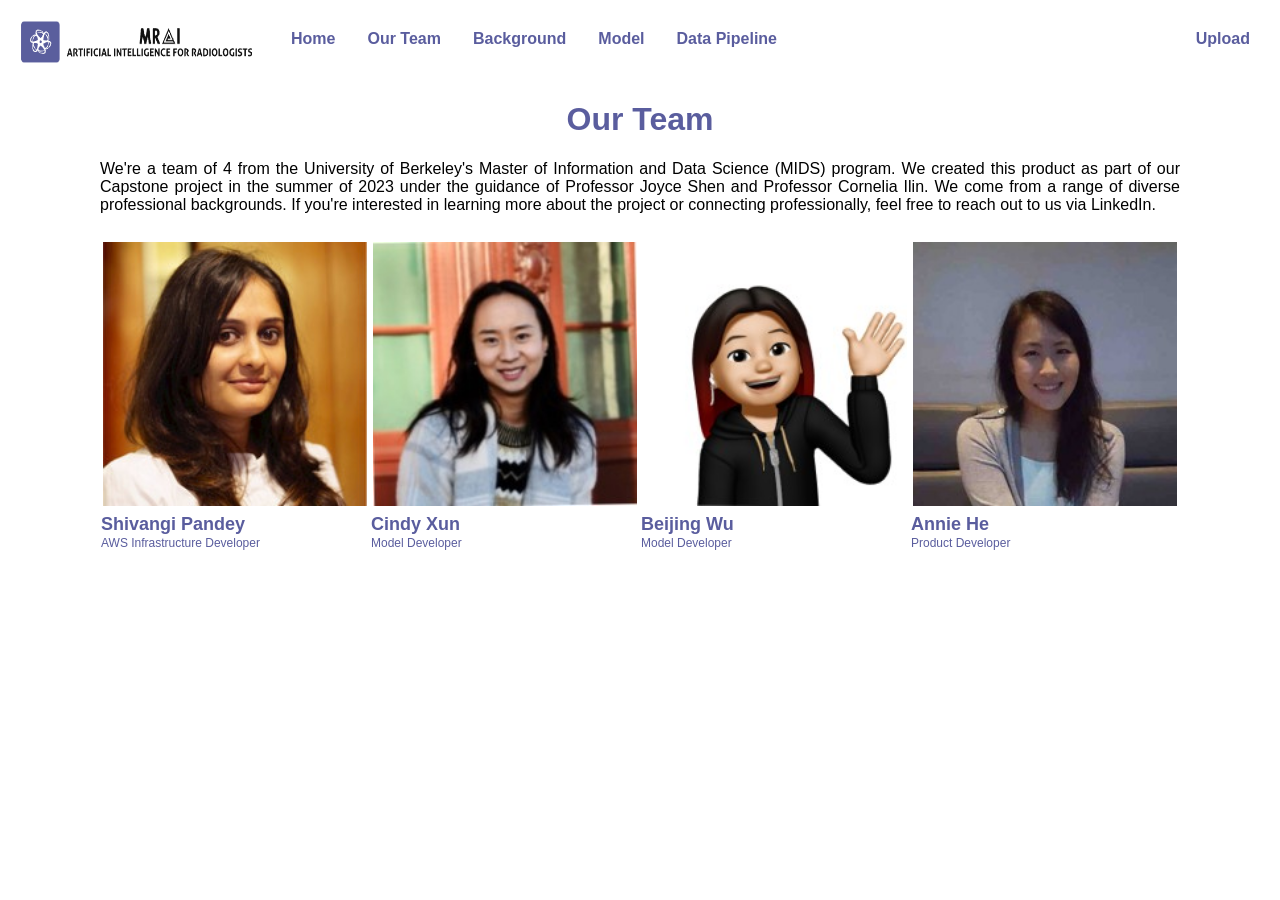
<file: UI/about.html>
<!DOCTYPE html>
<html>
<head>
  <title>MRAI</title>
  <link rel="stylesheet" href="styles/general.css">
  <link rel="stylesheet" href="styles/team.css">
</head>
<body>

<!--Navigation bar--> 
<script id="replace_with_navbar" src="scripts/nav.js"></script>
<!--end of Navigation bar-->

<div class="about">

<h1> Our Team </h1>

<p> We're a team of 4 from the University of Berkeley's Master of Information and Data Science (MIDS) program. We created this product as part of our Capstone project in the summer of 2023 under the guidance of Professor Joyce Shen and Professor Cornelia Ilin. We come from a range of diverse professional backgrounds. If you're interested in learning more about the project or connecting professionally, feel free to reach out to us via LinkedIn.</p>

</div>

<div class="row">
  <div class="four-columns">
    <img id="profile" src="images/shivangi_pandey.png">
    <p id="profile_name"><a href="https://www.linkedin.com/in/pandeyshivangi/"> Shivangi Pandey </a> </p>
    <p> AWS Infrastructure Developer</p>
  </div>
  <div class="four-columns">
    <img id="profile" src="images/cindy_xun.png">
    <p id="profile_name"> <a href="https://www.linkedin.com/in/cindyxun/"> Cindy Xun </a></p>
    <p> Model Developer </p>
  </div>
    <div class="four-columns">
    <img id="profile" src="images/beijing_wu.png">
    <p id="profile_name"> <a href="https://www.linkedin.com/in/beijing-wu-39aabb91/"> Beijing Wu </a> </p>
    <p> Model Developer </p>
  </div>
    <div class="four-columns">
    <img id="profile" src="images/annie_he.jpg">
    <p id="profile_name"> <a href="https://www.linkedin.com/in/anniezhe/">Annie He </a> </p>
    <p>Product Developer </p>
  </div>
</div>


</body>
</html>
</file>
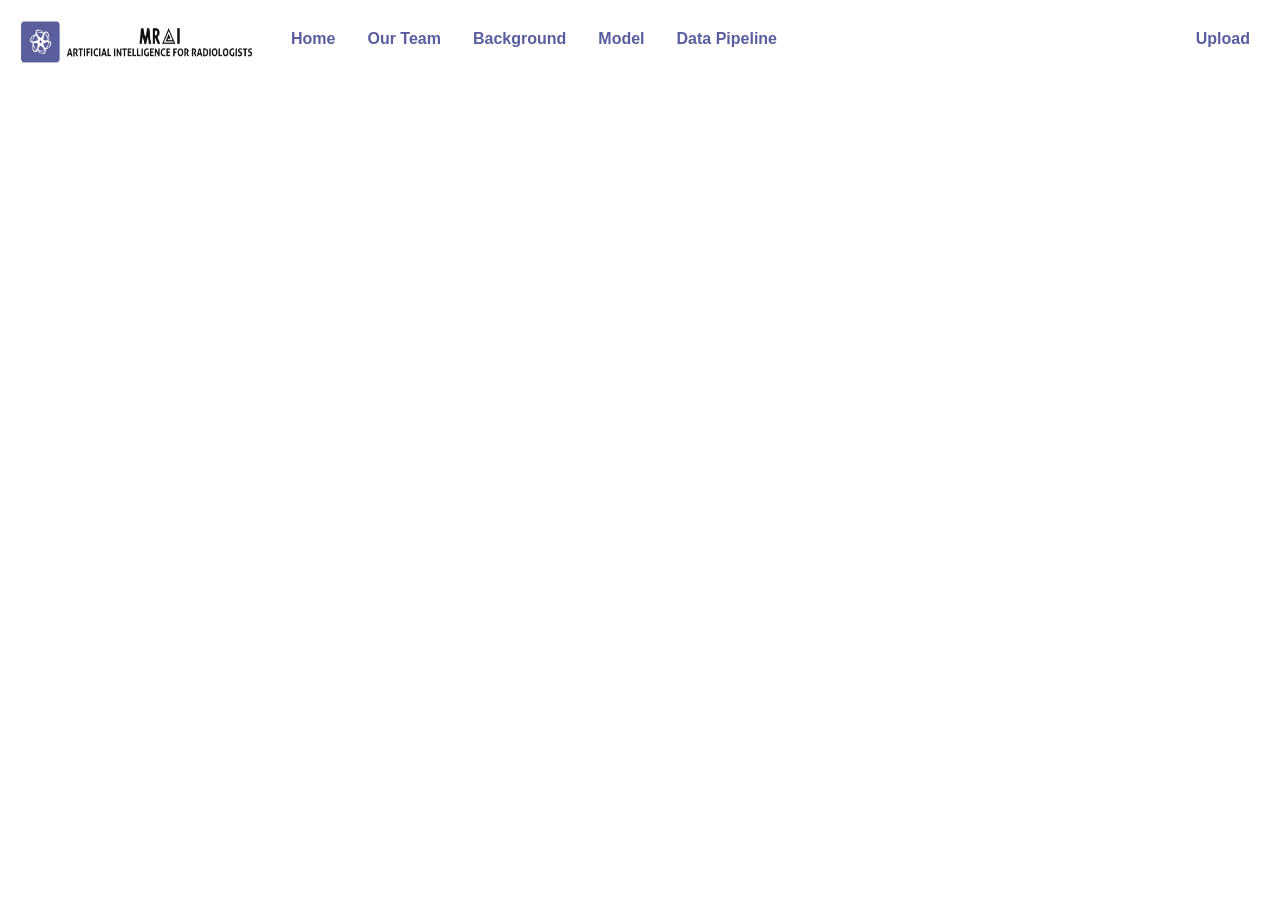
<file: UI/data_pipeline.html>
<!DOCTYPE html>
<html>
   <head>
      <title>MRAI</title>
      <link rel="stylesheet" href="styles/general.css">
      <link rel="stylesheet" href="styles/upload.css">
      <script src="https://sdk.amazonaws.com/js/aws-sdk-2.999.0.min.js"></script>
      <script src="scripts/script.js"></script>
      <script src="scripts/popup.js"></script>
   </head>
   <body>
      <!--Navigation bar--> 
      <script id="replace_with_navbar" src="scripts/nav.js"></script>
      <!--end of Navigation bar-->

   </body>
</html>
</file>
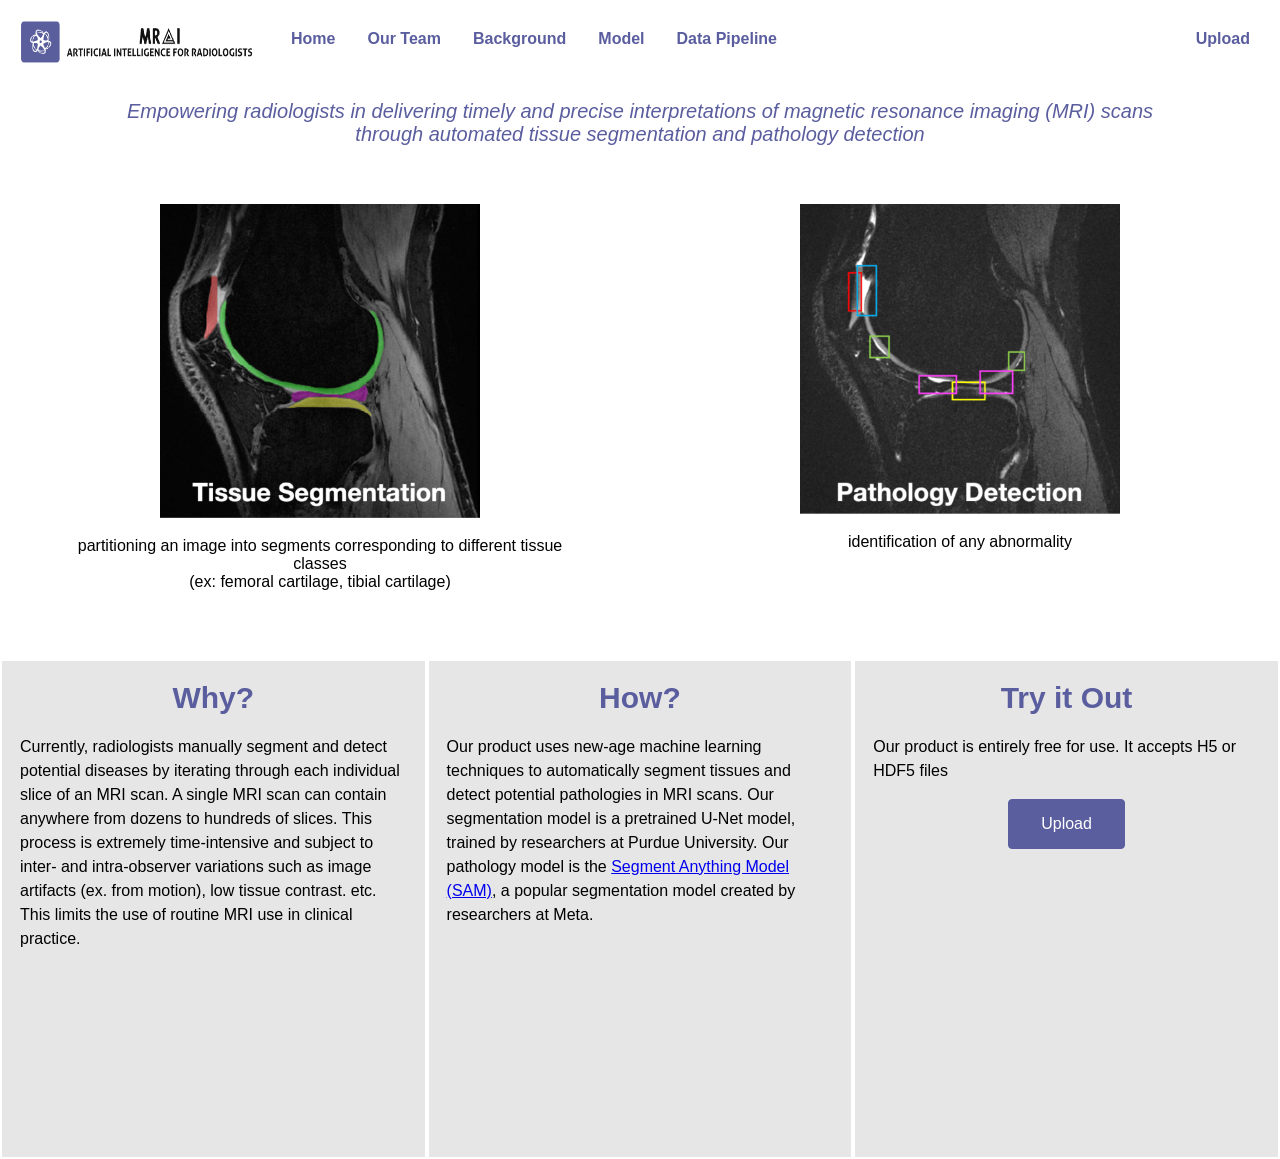
<file: UI/index_original.html>
<!DOCTYPE html>
<html>
<head>
  <title>MRAI</title>
  <link rel="stylesheet" href="styles/general.css">
  <link rel="stylesheet" href="styles/homepage.css">
  <script src="https://sdk.amazonaws.com/js/aws-sdk-2.999.0.min.js"></script>
  <script src="https://code.jquery.com/jquery-3.6.0.min.js"></script>
  <!--<script src="script.js"></script>-->
</head>
<body>

<!--Navigation bar--> 
<script id="replace_with_navbar" src="scripts/nav.js"></script>
<!--end of Navigation bar-->
  
<div class="mission-statement"> 

 <p> Empowering radiologists in delivering timely and precise interpretations of magnetic resonance imaging (MRI) scans through automated tissue segmentation and pathology detection </p>
</div>

<br>

<div class="row-images">
  <div class="two-columns">
    <img id="homepage-images" src="images/tissue_segmentation.png">
    <br>
    <span class="caption"> partitioning an image into segments corresponding to different tissue classes <br> (ex: femoral cartilage, tibial cartilage)
    </span>

  </div>
  <div class="two-columns">
    <img id="homepage-images" src="images/pathology_detection.png">
    <br>
    <span class="caption">  identification of any abnormality <br>
    </span>
  </div>
</div>

<br>

<div class="summary">
  <div class="three-columns">
    <h1> Why? </h1>
    <p> Currently, radiologists manually segment and detect potential diseases by iterating through each individual slice of an MRI scan. A single MRI scan can contain anywhere from dozens to hundreds of slices. This process is extremely time-intensive and subject to inter- and intra-observer variations such as image artifacts (ex. from motion), low tissue contrast. etc. This limits the use of routine MRI use in clinical practice.</p>
  </div>
  <div class="three-columns">
    <h1> How? </h1>
    <p> Our product uses new-age machine learning techniques to automatically segment tissues and detect potential pathologies in MRI scans. Our segmentation model is a pretrained U-Net model, trained by researchers at Purdue University. Our pathology model is the <a href="https://segment-anything.com/"> Segment Anything Model (SAM)</a>, a popular segmentation model created by researchers at Meta.</p>
  </div>
  <div class="three-columns">
    <h1> Try it Out </h1>
    <p> Our product is entirely free for use. It accepts H5 or HDF5 files</p>
    <div class="container">
    <a href="upload.html"><button> Upload </button></a>
  </div>
  </div>
</div>

</body>
</html>
</file>
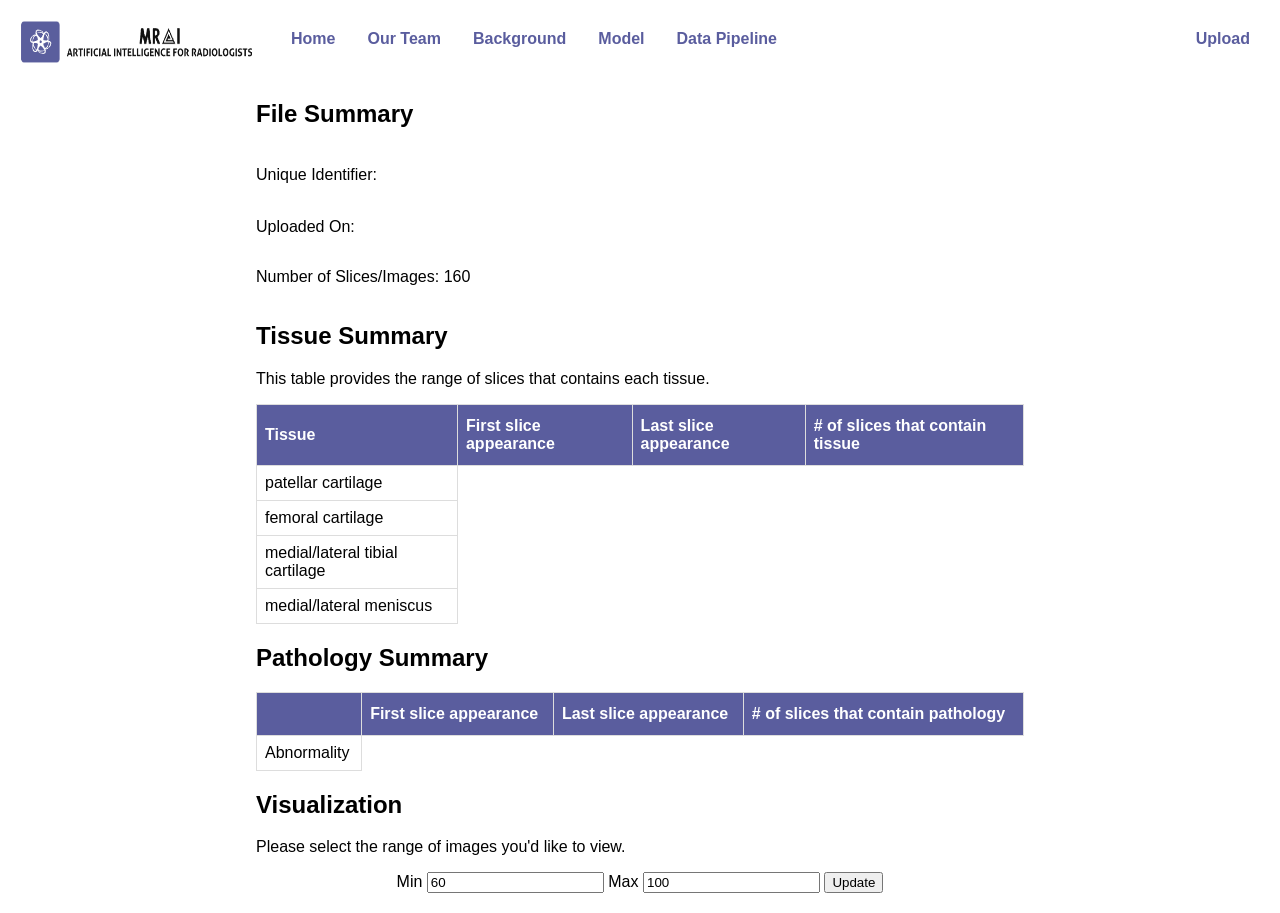
<file: UI/results.html>
<!DOCTYPE html>
<html>
   <head>
      <title>MRAI</title>
      <link rel="stylesheet" href="styles/general.css">
      <link rel="stylesheet" href="styles/results.css">
      <script src="https://sdk.amazonaws.com/js/aws-sdk-2.999.0.min.js"></script>
      <script src="scripts/results.js"></script>
   </head>
   <body>
      <!--Navigation bar--> 
      <script id="replace_with_navbar" src="scripts/nav.js"></script>
      <!--end of Navigation bar-->

      <div id="results">
         <div id="file-summary">
            <h2> File Summary </h2>
            <p> Unique Identifier:&nbsp;<p id="uniqueIdentifier"> </p></p>
            <br> 
            <p> Uploaded On:&nbsp;<p id="uploadDate"> </p></p>
            <br>
            <p> Number of Slices/Images: 160 </p>
         </div>
         <div class="model-summary" id="segmentation-summary">
            <h2> Tissue Summary </h2>
            <p> This table provides the range of slices that contains each tissue. </p>
            <table class="model-summary-table" id="segmentation-summary-table">
               <tr id="segsum-table-headers">
                  <th> Tissue </th>
                  <th> First slice appearance </th>
                  <th> Last slice appearance</th>
                  <th> # of slices that contain tissue </th>
               </tr> 
               <tr id="segsum-pc">
                  <td> patellar cartilage </td>
               </tr>
               <tr id="segsum-fc">
                  <td> femoral cartilage </td>
               </tr>
               <tr id="segsum-mltc">
                  <td> medial/lateral tibial cartilage </td>
               </tr>
               <tr id="segsum-mlm">
                  <td> medial/lateral meniscus </td>
               </tr>
            </table>
         </div>
         <div class="model-summary" id="pathology-summary">
            <h2> Pathology Summary </h2> 
            <p id="pathology-summary-text"> </p>
            <table class="model-summary-table" id="pathology-summary-table">
               <tr>
                  <th> </th>
                  <th> First slice appearance </th>
                  <th> Last slice appearance </th>
                  <th> # of slices that contain pathology </th>
               </tr>
               <tr id="pathology-metrics">
                  <td> Abnormality </td>
               </tr>
            </table>


         </div>
         <div id="visualization">
            <h2> Visualization </h2>
         <div class="range" id="range">
            <p> Please select the range of images you'd like to view. </p>
            <form id="update-image-range" method="post" enctype="multipart/form-data">
               <label for="range-min">Min</label>
               <input type="number" id="range-min" name="range-min" value=60>
               <label for="range-min">Max</label>
               <input type="number" id="range-max" name="range-max" value=100>
               <input id="range-update" type="submit" value="Update">
               <span class="error-message" id="value-error">Max value cannot be less than min value</span>
            </form>
         </div>
         <div id="toggle">
            <input type="checkbox" id="switch" />
            <label for="switch">Toggle</label>
            <p> Segmentation Overlay </p>
         </div>
         <div class="segmentation-images" id="segmentation-images">
            <div class="spinner" id="spinner-div">
               <div id="loading-spinner" style="display: block;"></div>
               <p id='spinner-caption'> Generating Images </p>
            </div>
            <!-- javascript will insert all images here -->

      </div>
      </div>


   </body>
</html>
</file>
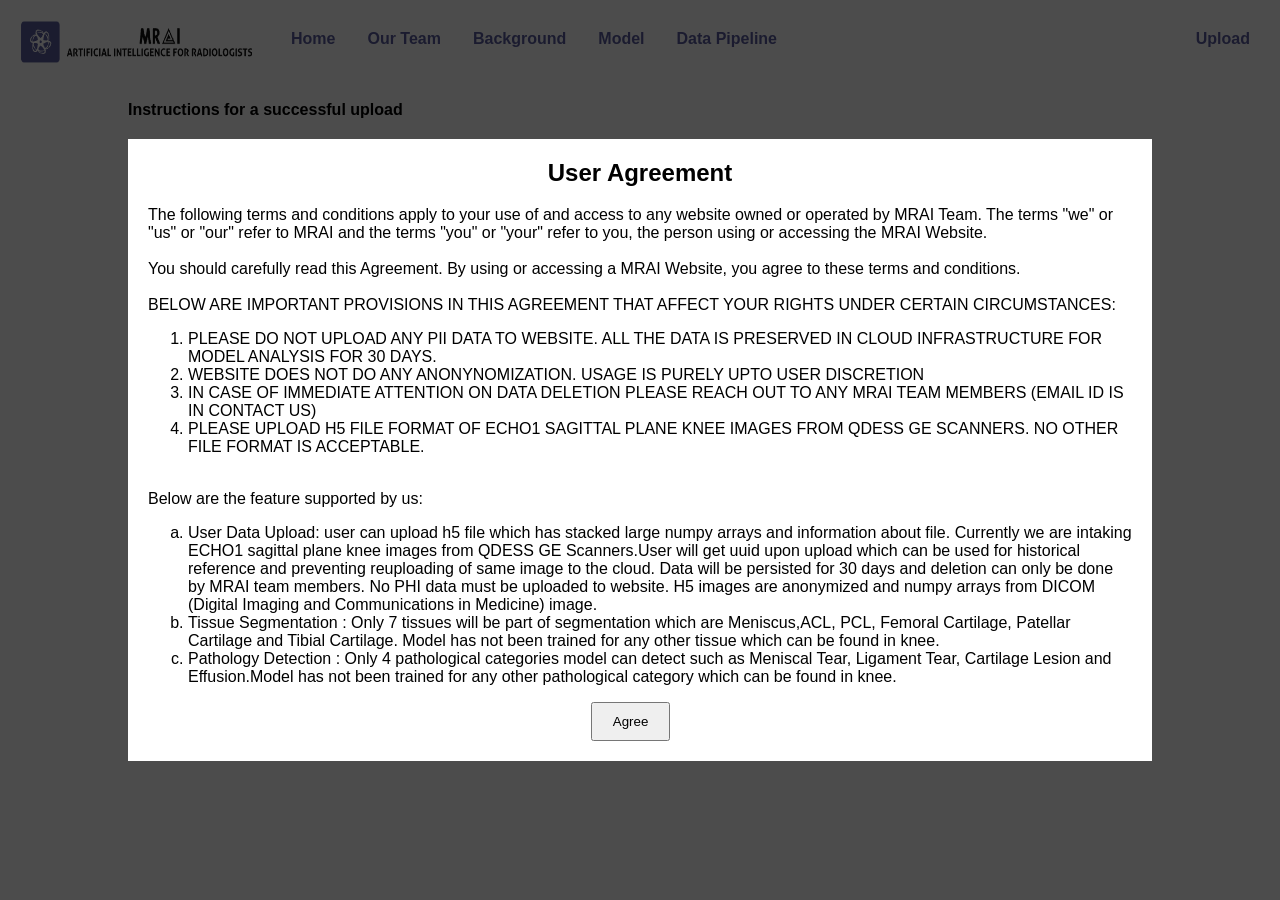
<file: UI/upload.html>
<!DOCTYPE html>
<html>
   <head>
      <title>MRAI</title>
      <link rel="stylesheet" href="styles/general.css">
      <link rel="stylesheet" href="styles/upload.css">
     <!--  <link href="style.css" rel="stylesheet"> -->
          <!-- Favicon -->
    <!-- <link rel="shortcut icon" type="image/icon" href="assets/images/favicon.ico"/>-->
    <!-- Font Awesome -->
   <!--  <link href="https://maxcdn.bootstrapcdn.com/font-awesome/4.6.3/css/font-awesome.min.css" rel="stylesheet">-->

    <link id="switcher" href="assets/css/theme-color/default-theme.css" rel="stylesheet">
      <script src="https://sdk.amazonaws.com/js/aws-sdk-2.999.0.min.js"></script>
      <script src="scripts/script.js"></script>
      <script src="scripts/popup.js"></script>
   </head>
   <body>
      <!--Navigation bar--> 
      <script id="replace_with_navbar" src="scripts/nav.js"></script>
      <!--   <div class="navbar-header">
            <button type="button" class="navbar-toggle collapsed" data-toggle="collapse" data-target="#bs-example-navbar-collapse-1" aria-expanded="false">
              <span class="sr-only">Toggle navigation</span>
              <span class="icon-bar"></span>
              <span class="icon-bar"></span>
              <span class="icon-bar"></span>
            </button> -->

            <!-- Text Logo -->
            <!-- <a class="navbar-brand" href="#">MRAI</a> -->

            <!-- Image Logo -->
          <!--   <a class="navbar-brand" href="#mu-team"><img src="assets/images/MRAI_white_long.png"></a>


          </div>
      <div class="collapse navbar-collapse" id="bs-example-navbar-collapse-1">
               <ul class="nav navbar-nav mu-menu navbar-right">
                 <li><a href="#mu-featured-slider">Home</a></li>
                 <li><a href="#mu-about">Market Opportunity</a></li>
               <li><a href="#mu-contact">Demo</a></li>
                  <li><a href="#mu-team">Team</a></li>               
                 <li><a href="learn_more.html">Learn More</a></li>
                  
               </ul>
          </div>--><!-- /.navbar-collapse --> 
      <!--end of Navigation bar-->
      <!--User Agreement Popup--> 
      <div id="popup-overlay">
         <div id="popup-content">
            <h2>User Agreement</h2>
            <p>The following terms and conditions apply to your use of and access to any website owned or operated by MRAI Team. The terms "we" or "us" or "our" refer to MRAI and the terms "you" or "your" refer to you, the person using or accessing the MRAI Website. <br><br>
               You should carefully read this Agreement. By using or accessing a MRAI Website, you agree to these terms and conditions. <br><br>
               BELOW ARE IMPORTANT PROVISIONS IN THIS AGREEMENT THAT AFFECT YOUR RIGHTS UNDER CERTAIN CIRCUMSTANCES:
            <ol>
               <li>PLEASE DO NOT UPLOAD ANY PII DATA TO WEBSITE. ALL THE DATA IS PRESERVED IN CLOUD INFRASTRUCTURE FOR MODEL ANALYSIS FOR 30 DAYS. </li>
               <li>WEBSITE DOES NOT DO ANY ANONYNOMIZATION. USAGE IS PURELY UPTO USER DISCRETION </li>
               <li>IN CASE OF IMMEDIATE ATTENTION ON DATA DELETION PLEASE REACH OUT TO ANY MRAI TEAM MEMBERS (EMAIL ID IS IN CONTACT US)</li>
               <li>PLEASE UPLOAD H5 FILE FORMAT OF ECHO1 SAGITTAL PLANE KNEE IMAGES FROM QDESS GE SCANNERS. NO OTHER FILE FORMAT IS ACCEPTABLE.</li>
            </ol>
            <br>
            Below are the feature supported by us:
            <ol style="list-style-type: lower-alpha;">
               <li>User Data Upload: user can upload h5 file which has stacked large numpy arrays and information about file. Currently we are intaking ECHO1 sagittal plane knee images from QDESS GE Scanners.User will get uuid upon upload which can be used for historical reference and preventing reuploading of same image to the cloud. Data will be persisted for 30 days and deletion can only be done by MRAI team members. No PHI data must be uploaded to website. H5 images are anonymized and numpy arrays from DICOM (Digital Imaging and Communications in Medicine) image. </li>
               <li>Tissue Segmentation : Only 7 tissues will be part of segmentation which are Meniscus,ACL, PCL, Femoral Cartilage, Patellar Cartilage and Tibial Cartilage. Model has not been trained for any other tissue which can be found in knee. </li>
               <li>Pathology Detection : Only 4 pathological categories model can detect such as Meniscal Tear, Ligament Tear, Cartilage Lesion and Effusion.Model has not been trained for any other pathological category which can be found in knee.</li>
            </ol>
            </p>
            <button id="agree-button">Agree</button>
         </div>
      </div>
      <!--end of User Agreement Popup-->
      <div class="upload-section">
         <h4> Instructions for a successful upload </h4>
         <ol>
            <li>File must be a .h5 file</li>
            <li>Dataset name within h5 file must be "echo1"</li>
            <li>At the moment, our product only supports knee MRI images. Support for other MRI scans are currently in development</li>
            <li>
               If you are running into any issues uploading files, this may be due to your browser settings. Please try doing the following: 
               <ul>
                  <li> Hard refresh of the page </li>
                  <li> Clear browser cookies and history </li>
                  <li> Try another browser </li>
               </ul>
            </li>
         </ol>
         <label for="image" class="drop-container" id="dropcontainer">
            <span class="drop-title">Drop files here</span>
            or
            <form id="upload_image" method="post" enctype="multipart/form-data">
               <input type="file" id="image" name="image" accept=".h5" required><br><br>
               <input class='stylized-button' id='upload' type="submit" value="Upload">
            </form>
         </label>
         <p style="text-align: left;">If you already have a unique identifier from a previous upload done within the past 30 days, please enter it here to retrieve saved results</p>
      </div>
      <div class="retrieve-section">
         <form id="retrieve_results" method="post" enctype="multipart/form-data">
            <label for="image_retrieval">Unique Identifier:</label>
            <input type="text" id="image_retrieval" name="image_retrieval" required>
            <input id='retrieve' type="submit" value="Retrieve">
         </form>
      </div>
      <div class="loading-bar" id="upload-loading-bar">
         <div class="progress-bar" id="upload-progress-bar">
            <p style="color: white; padding-left: 5px"> Uploading H5 File </p>
         </div>
      </div>
      <div class="loading-bar" id="processing-loading-bar">
         <div class="progress-bar" id="processing-progress-bar">
            <p style="color: white; padding-left: 5px"> Running Models </p>
         </div>
      </div>
      <div id="successful-upload">
         <p> Your file has been successfully uploaded and processed. Please note that uploaded files will only be kept for 30 days. If you'd like to return to your results in the future, please record this unique identifier: </p>
         <b>
            <p id="uniqueIdentifier"> </p>
         </b>
      </div>
      <div id="results-instructions">
            <p> You can view your results using the button below. Your results will contain the folowing </p>
            <ul>
               <li> A summary of tissues and the slices they're located in  </li>
               <li> Indication of any abnormal pathologies and the slices they're located in </li>
               <li> Visualization of each slice & a slice summary </li>
               <li> Option to toggle on tissue segmentation overlay </li>
            </ul>

            <button class='stylized-button' id="view-results">View Results</button>
      </div>

   </body>
</html>
</file>
<file: UI/styles/general.css>
/* full page */

html {
  padding:0;
  margin:0;
}

body {
  padding:0;
  margin:0;
  background-color: #FFFFFF;
  font-family: Arial;
}

* {
  box-sizing: border-box;
}

/* headers */

h1 {
  text-align: center;
}


/* navigation bar */

.navigation-bar {
  width: 100%;
  height: 80px;
  background-color: #FFFFFF;
}

.navigation-bar ul {
  list-style-type: none;
  margin: 0;
  padding: 0;
  overflow: hidden;
  background-color: #FFFFFF ;
}

.navigation-bar li {
  float: left;
}

.navigation-bar li a {
  display: block;
  color: #5A5D9E;
  text-align: center;
  padding: 14px 16px;
  text-decoration: none;
  padding-bottom: 20px;
  padding-top: 30px;
  font-weight: bold;
}

.navigation-bar img {
  float: left;
  display: block;
  height: 80px;
  width: 275px;
  margin-top: 0px;
  padding-top: 0px;
}

/* Change the link color to #111 (black) on hover */
.navigation-bar li a:hover {
  background-color: #E7E6E6;
}

/* form */
form {
  text-align: center ;
}


/* mri image */

canvas {
    padding-left: 0;
    padding-right: 0;
    margin-left: auto;
    margin-right: auto;
    display: block;
    width: 800px;
}
</file>
<file: UI/styles/team.css>
/*
* OUR TEAM
*/

/* GENERAL */

.about {
  text-align: justify;
}

.about h1 {
  color: #5A5D9E;
}

.about p {
  margin-left: 100px;
  margin-right: 100px;
}

/* PROFILES */

.row {
  margin-top: 25px;
  padding-left: 100px;
  padding-right: 100px;

}

#profile {
  max-width: 100%;
  max-height: 100%;
  width: 100%;
  height: 100%;
  align-items: center;
  border: 3px solid white;
}

#profile_name {
  font-size: 18px;
  font-weight: bold;
  text-align: left;
}

.four-columns {
  float: left;
  width: 25%;
  background-color: white;
  display: inline-block;
  justify-content: center;
  align-items: center;
  text-align: center;
  vertical-align: top;
}

.four-columns a {
  text-decoration: none;
  color: #5A5D9E;
}

.four-columns p {
  margin: 1px;
  padding: 0px;
  text-align: left;
  font-size: 12px;
  color: #5A5D9E;
}
</file>
<file: UI/styles/upload.css>
/*
* GENERAL
*/

.stylized-button {
  margin-right: 20px;
  border: none;
  background: #5A5D9E;
  padding: 10px 20px;
  border-radius: 10px;
  color: #fff;
  cursor: pointer;
  transition: background .2s ease-in-out;
}

.stylized-button:hover  {
  background: #7E7FB0;
}


/*
* UPLOAD
*/

.upload-section {
  width: 80%;
  margin:auto;
}

.drop-container {
  position: relative;
  display: flex;
  gap: 10px;
  flex-direction: column;
  justify-content: center;
  align-items: center;
  height: 200px;
  padding: 20px;
  border-radius: 10px;
  border: 2px dashed #555;
  color: #444;
  cursor: pointer;
  transition: background .2s ease-in-out, border .2s ease-in-out;
}

.drop-container:hover {
  background: #eee;
  border-color: #111;
}

.drop-container:hover .drop-title {
  color: #222;
}

.drop-title {
  color: #444;
  font-size: 20px;
  font-weight: bold;
  text-align: center;
  transition: color .2s ease-in-out;
}


/* Retrieve */

.retrieve-section {
  width: 80%;
  margin: auto;
}

#retrieve_results {
  display: flex;
  flex-direction: row;
  align-items: flex-start;
}

/* User Agreement Popup Styles */

#popup-overlay {
  position: fixed;
  top: 0;
  left: 0;
  width: 100%;
  height: 100%;
  background-color: rgba(0, 0, 0, 0.7);
  display: none;
  align-items: center;
  justify-content: center;
  z-index: 9999;
}

#popup-content {
  background-color: #fff;
  padding: 20px;
  width:80%;
  margin: auto;
  text-align: left;
  align-content: right;
  align-items: right;
}

#popup-content h2 {
  margin-top: 0;
  text-align: center;
}

#agree-button {
  padding: 10px 20px;
  margin-left: 45%;
}


/* Loading Bar */

.loading-bar {
  margin:auto;
  width: 80%;
  height: 20px;
  background-color: #f0f0f0;
  margin-top: 30px;
  display: none;
  border-radius: 50px;
}

.progress-bar {
  width: 0%;
  height: 100%;
  background-color: #5A5D9E;
  transition: width 0.3s ease;
  border-radius: 50px;
}

/* Successful Upload */

#successful-upload {
  display: none;
  margin:auto;
  width: 80%;
}

/* Results Instructions */

#results-instructions {
  display: none;
  margin:auto;
  width: 80%;
  margin-bottom: 20px;
}

#view-results {
  display: block;
  margin: auto;
}
</file>
<file: UI/styles/homepage.css>
/*
* HOMEPAGE CSS
*/

/* MISSION STATEMENT */

.mission-statement p {
  text-align: center;
  float: center;
  font-size: 20px;
  font-style: italic;
  margin-left: 100px;
  margin-right: 100px;
  color: #5A5D9E;
}

/* SUMMARY */

.summary {
  margin-top: 50px;
}

.summary:after {
  content: "";
  display: table;
  clear: both;
}

.three-columns {
  float: left;
  width: 33.33%;
  background-color: #E7E6E6;
  height: 500px;
  border: 2px solid white;
}

.three-columns button {

  background-color: #5A5D9E;
  border: 1px solid #5A5D9E;
  color: white;
  padding: 15px 32px;
  text-align: center;
  text-decoration: none;
  font-size: 16px;
  border-radius: 4px;
  transition-duration:0.4s;
}

.three-columns button:hover {
  background-color: #7E7FB0;
  color: white;
  }

.three-columns .container {
  display: flex;
  justify-content: center;
  align-items: center;
}

.three-columns h1 {
  font-size: 30px;
  color: #5A5D9E;
}

.three-columns p {
  padding-left: 18px;
  padding-right: 18px;
  line-height: 1.5;
}

/* SEGMENTATION & PATHOLOGY IMAGES */

.row-images {
  margin-top: 20px;
}

.row-images:after {
  content: "";
  display: table;
  clear: both;
}

.two-columns {
  float: left;
  width: 50%;
  background-color: white;
  display: inline-block;
  justify-content: center;
  align-items: center;
  text-align: center;
  vertical-align: top;

}

#homepage-images {
  width: 50%;
  height: auto;
}

.caption {
    display: block;
    padding-top: 15px;
    padding-left: 50px;
    padding-right: 50px;
}
</file>
<file: UI/styles/results.css>
/*
* FILE SUMMARY
*/

#file-summary p {
  display: inline-block;
}

#uniqueIdentifier {
  font-weight: bold;
}

/*
* SEGMENTATION SUMMARY TABLE
*/


.model-summary {
  margin-bottom: 20px;
}

.model-summary-table {
  font-family: Arial, Helvetica, sans-serif;
  border-collapse: collapse;
  width: 100%;
}

.model-summary-table td, .model-summary-table th {
  border: 1px solid #ddd;
  padding: 8px;
}

.model-summary-table th {
  padding-top: 12px;
  padding-bottom: 12px;
  text-align: left;
  background-color: #5A5D9E;
  color: white;
}

.model-summary-table tr:hover {background-color: #ddd;}


/*
* SEGMENTATION TOGGLE
*/

input[type=checkbox]{
  height: 0;
  width: 0;
  visibility: hidden;
}

#toggle label {
  cursor: pointer;
  text-indent: -9999px;
  width: 50px;
  height: 25px;
  background: grey;
  display: block;
  border-radius: 100px;
  position: relative;
  margin-right:10px;
}

#toggle label:after {
  content: '';
  position: absolute;
  top: 2.5px;
  left: 5px;
  width: 20px;
  height: 20px;
  background: #fff;
  border-radius: 10px;
  transition: 0.3s;
}

#toggle input:checked + label {
  background: #5A5D9E;
}

#toggle input:checked + label:after {
  left: calc(100% - 5px);
  transform: translateX(-100%);
}

#toggle label:active:after {
  width: 30px;
}

#toggle {
  display: none;
  justify-content: center;
  align-items: center;
  margin-bottom: 10px;
  margin-top: 10px;
}


/*
* IMAGE VISUALIZATION
*/

#results {
  display: block;
  width: 60%;
  height: auto;
  margin: auto;
  margin-bottom: 20px;
}

#value-error {
  color: red;
  display: none;
}

.segmentation-images {
  background-color: #333;
  width: 512px;
  height:auto;
  overflow: auto;
  white-space: nowrap;
  padding: 10px;
  margin:auto;
  margin-top: 10px;
  display: none;
  overflow-x: scroll;
}

.segmentation-images img {
  padding: 10px;
  height: 400px;
}

.indiv-img-div {
  position: relative;
  display: inline-block;
  height: 100%;
  width: 1000px;
}

.seg-overlay-text {
  position: absolute;
  top: -100px; /* Adjust the value to vertically center the text */
  left: 0; /* Adjust the value to horizontally center the text */
  background-color: rgba(255, 255, 255, 0.5); /* Background color with transparency */
  padding: 10px;
  border-radius: 5px;
  z-index: 1; /* Make sure the text is above the image */
  font-size: 12px;
}

/*
* Spinning circle loader
*/

@keyframes spin {
  from { transform: rotate(0deg); }
  to { transform: rotate(360deg); }
}

/* Style the spinner element */
#loading-spinner {
  border: 4px solid #f3f3f3;
  border-top: 4px solid #3498db;
  border-radius: 50%;
  width: 50px;
  height: 50px;
  align-self: center;
  animation: spin 2s linear infinite; /* Apply the spinning animation */
}

#spinner-caption {
  color: white;
}

#spinner-div {
  display: flex;
  flex-direction: column;
  align-items: center;
  justify-content: center;

}
</file>
<file: UI/style.css>
/* Table of Content
==================================================
#BASIC TYPOGRAPHY
#HEADER	
#MENU 
#FEATURED SLIDER 
#ABOUT US
#COUNTER
#SERVICE 
#PORTFOLIO
#TEAM
#TESTIMONIAL
#CLIENTS
#CONTACT US
#FOOTER
#RESPONSIVE STYLE
*/


/*--------------------*/
/* BASIC TYPOGRAPHY */
/*--------------------*/

body,
html {
	overflow-x:hidden;
}

body {
	font-family: 'Open Sans', sans-serif;
	font-size: 15px;
	letter-spacing: 0.5px;
	line-height: 1.5;
	color: #1c1b1b;
}

ul {
	padding: 0;
	margin: 0;
}

ul li {
	list-style: disc;
	font-size: 17px;
	line-height: 1.59;
}

a { 
	text-decoration: none;
	color: #2f2f2f;  
}

a:hover,
a:focus {
	outline: none;
	text-decoration: none;
}

h1,
h2,
h3,
h4,
h5,
h6 {
	font-family: 'Montserrat', sans-serif;
	font-weight: 700;
	margin-top: 0;
}


h1 {
	font-size: 38px;
}

h2 {  
	font-size: 32px; 
	line-height: 1.13; 
}

h3 {  
	font-size: 26px;  
}

h4 {  
	font-size: 22px;  
}

h5 {  
	font-size: 20px;  
}

h6 {  
	font-size: 18px;  
}

img {
	border: none;
	max-width: 100%;
}

strong {
	font-weight: 500;
}

code {
	background-color: #ee6e73;
	border-radius: 2px;
	color: #fff;
	padding: 2px 4px;
}

pre {
	background-color: #f8f8f8;
	border: 1px solid #eee;
	border-radius: 4px;
	padding: 10px;
}

pre code {
	background-color: transparent;
	color: #333;
}

del{
	text-decoration-color: #ee6e73;
}

kbd {
	background-color: #ddd;
	padding: 4px 6px;
	border-radius: 2px;
	color: ;
}

address {
	line-height: 1.5;
	padding-left: 10px;
}

dl dt {
	font-weight: 700;
}

dl dd {
	margin-left: 0;
}

blockquote {
	background-color: #f8f8f8;
	border-radius: 0 4px 4px 0;
	padding: 5px 15px;
	
}

blockquote p {
	margin-top: 10px;
}

button {
	padding: 5px 15px;
	border: none;
}

button:focus {
	outline: none;
	border: none;
}

/*Wordpress default class*/

.alignleft {
	float:left;
	margin-right:8px;
}

.aligncenter {
	display:block;
	margin:10px auto;
}

.alignright {
	float:right;
	margin-left:8px;
}		

.alignnone {
	max-width: 100%;
}

.wp-caption-text {
	font-size: 12px;
	font-style: italic;
	text-align: center;
}

/* ========= BUTTON =========*/

.mu-primary-btn {
	background-color: transparent;
	border-radius: 100px;
	border: solid 1px #ffffff;
	color: #fff;
	display: inline-block;
	font-size: 15px;
	font-weight: 400;
	letter-spacing: 01px;
	padding: 12px 25px;
	-webkit-transition: all 0.5s;
	transition: all 0.5s;
}

.mu-primary-btn:hover,
.mu-primary-btn:focus {
	background-color: #fff;
	color: #000;
}
.mu-send-msg-btn {
	border-radius: 4px;
	border: 1px solid #888;
	background-color: transparent;
	font-size: 13px;
	font-weight: 600;
	letter-spacing: 1px;
	text-align: center;
	padding: 14px 24px;
	margin-top: 10px;
	-webkit-transition: all 0.5s;
	transition: all 0.5s;
	width: 130px;
}

.mu-send-msg-btn:hover,
.mu-send-msg-btn:focus {
	background-color: #fff;
}



/*--------------------*/
/* HEADER */
/*--------------------*/

#mu-header {
	display: inline;
	float: left;
	width: 100%;
	position: absolute;
	left: 0;
	right: 0;
	top: 0;
	padding: 25px 0;
	z-index: 999;
	transition: all 0.5s;
}

.navbar-default .navbar-brand,
.navbar-default .navbar-brand:hover,
.navbar-default .navbar-brand:focus {
	color: #fff;
	font-size: 35px;
	font-family: 'Montserrat', sans-serif;
	margin-top: -5px;
}

.navbar-brand img{
	margin-top: -12px;
}

#mu-header.mu-fixed-nav{
	background-color: rgba(0,0,0,0.8);
	width: 100%;
	position: fixed;
	padding: 15px 0;
}

/*--------------------*/
/* MENU */
/*--------------------*/

.navbar-default {
	min-height: auto;
}

.mu-navbar {
	background-color: transparent;
	border: none;
	border-radius: 0;
	margin-bottom: 0;
}

.navbar-default .mu-menu li a {
	border-bottom: 2px solid transparent;
	color: #fff;
	font-size: 15px;
	font-weight: 400;
	padding: 0 0 5px;
	margin: 10px 15px 5px;
	transition: all 0.5s;
}

.navbar-default .mu-menu li a:hover,
.navbar-default .mu-menu li a:focus {
	border-bottom: 2px solid #ffffff;
	color: #fff;
}

.navbar-default .navbar-nav > .active > a, 
.navbar-default .navbar-nav > .active > a:focus, 
.navbar-default .navbar-nav > .active > a:hover{
	background-color: transparent;
	color: #fff;
}


/*--------------------*/
/* FEATURED SLIDER */
/*--------------------*/

#mu-featured-slider{
	display: inline;
	float: left;
	width: 100%;
}

.mu-featured-slider-area{
	display: inline;
	float: left;
	width: 100%;
}

.mu-featured-slide {
	display: inline;
	float: left;
	width: 100%;
}

.mu-featured-slider-single {
	display: inline;
	float: left;
	position: relative;
	width: 1000%;
}

.mu-featured-slider-single::before{
	content: '';
	position: absolute;
	bottom: 0;
	left: 0;
	top: 0;
	right: 0;
	opacity: 0.5;
}

.mu-featured-slider-content {
	position: absolute;
	left: 20%;
	right: 20%;
	bottom: 0;
	top: 35%;
	text-align: center;
}

.mu-featured-slider-content h1 {
	color: #fff;
	font-size: 50px;
	margin-bottom: 20px;
}

.mu-featured-slider-content p {
	color: #fff;
	padding: 0 100px;
	margin-bottom: 20px;
}

.mu-featured-slider-content .mu-primary-btn{
	margin-top: 20px;
}

.slick-dotted.slick-slider{
	margin-bottom: 0;
}

.slick-dots {
	background-color: transparent;
	bottom: 40px;
}

.slick-dots li button {
	background-color: #fff;
	border-radius: 10px;
	-webkit-transform: scale(1);
	        transform: scale(1);
	-webkit-transition: all 0.5s;
	transition: all 0.5s;
	opacity: 0.5;
	-ms-filter: "progid:DXImageTransform.Microsoft.Alpha(Opacity=50)";
	height: 18px;
	width: 18px;

}

.slick-dots li button:hover,
.slick-dots li button:focus,
.slick-dots li.slick-active button {
	-webkit-transform: scale(1.1);
	        transform: scale(1.1);
	opacity: 1;
	-ms-filter: "progid:DXImageTransform.Microsoft.Alpha(Opacity=100)";
}


.slick-dots li button::before,
.slick-dots li.slick-active button::before {
	color: #fff;
	height: 18px;
	width: 18px;
}

.scroll-down {
  position: absolute;
  left: 50%;
  bottom: 50px;
  display: block;
  text-align: center;
  font-size: 20px;
  z-index: 100;
  text-decoration: none;
  text-shadow: 0;
  width: 36px;
  height: 36px;
  border-bottom: 6px solid #fff;
  border-right: 6px solid #fff;
  z-index: 20;
  left: 50%;
  -webkit-transform: translate(-50%, 0%) rotate(45deg);
  -moz-transform: translate(-50%, 0%) rotate(45deg);
  transform: translate(-50%, 0%) rotate(45deg);
  -webkit-animation: fade_move_down 4s ease-in-out infinite;
  -moz-animation:    fade_move_down 4s ease-in-out infinite;
  animation:         fade_move_down 4s ease-in-out infinite;
}


/*--------------------*/
/* ABOUT US */
/*--------------------*/


#mu-about {
	display: inline;
	float: left;
	width: 100%;
}

.mu-about-area {
	display: inline;
	float: left;
	padding: 100px 0;
	width: 100%;
}

.mu-about-header {
	display: inline;
	float: left;
	text-align: center;
	width: 100%;
}

.mu-heading-title {
	color: #1c1b1b;
	margin-bottom: 15px;
	position: relative;
}

.mu-header-dot {
	background-color: #7d7373;
	border-radius: 0;
	height: 3px;
	width: 100px;
	display: inline-block;
	margin-bottom: 20px;
}

.mu-about-content{
	display: inline;
	float: left;
	margin-top: 70px;
	width: 100%;
}

.mu-about-content-single{
	display: inline;
	float: left;
	text-align: center;
	width: 100%;
}

.mu-about-icon-box {
	font-size: 25px;
	padding: 5px 12px;
	margin-bottom: 30px;
	display: inline-block;
	border-radius: 10px;
}

.mu-about-content-single h4{
	margin-bottom: 20px;
}



/*--------------------*/
/* COUNTER */
/*--------------------*/

#mu-counter {
	background-image: url("assets/images/counter-bg.jpeg");
	background-position: center center;
	background-size: cover;
	background-attachment: fixed;
	display: inline;
	float: left;
	position: relative;
	width: 100%;
}

#mu-counter:before {
	bottom: 0;
	content: '';
	left: 0;
	top: 0;
	right: 0;
	position: absolute;
	opacity: 0.84;
}

.mu-counter-area {
	display: inline;
	float: left;
	padding: 150px 0;
	width: 100%;
}

.mu-counter-area h2 {
	color: #fff;
	text-align: center;
}

.mu-counter-block {
	display: inline;
	float: left;
	margin-top: 80px;
	width: 100%;
}

.mu-single-counter {
	display: inline;
	float: left;
	text-align: center;
	width: 100%;
}

.mu-single-counter i {
	color: #fff;
	font-size: 40px;
	border-bottom: 3px solid #fff;
	padding: 15px 15px;
	margin-bottom: 0px;
	display: inline-block;
}

.counter-value {
	font-size: 40px;
	font-weight: 700;
	margin-top: 10px;
	margin-bottom: 10px;
	color: #fff;
}

.mu-counter-name {
	color: #ecf0f1;
}


/*--------------------*/
/* SERVICE */
/*--------------------*/


#mu-service {
	display: inline;
	float: left;
	width: 100%;
}

.mu-service-area {
	display: inline;
	float: left;
	padding: 100px 0;
	width: 100%;
}

.mu-service-header {
	display: inline;
	float: left;
	text-align: center;
	width: 100%;
}

.mu-heading-title {
	color: #1c1b1b;
	margin-bottom: 15px;
	position: relative;
}

.mu-header-dot {
	background-color: #7d7373;
	border-radius: 0;
	height: 3px;
	width: 100px;
	display: inline-block;
	margin-bottom: 20px;
}

.mu-service-content{
	display: inline;
	float: left;
	margin-top: 70px;
	width: 100%;
}

.mu-service-content-single{
	display: inline;
	float: left;
	text-align: left;
	margin-top: 20px;
	margin-bottom: 20px;
	padding: 0 10px;
	width: 100%;
}

.mu-service-icon-box {
	font-size: 35px;
	margin-bottom: 20px;
	display: inline-block;
	border-radius: 10px;
}

.mu-service-content-single h4{
	margin-bottom: 20px;
	font-size: 20px;
}

.mu-service-content-single p{
	font-size: 15px;
}


/*--------------------*/
/* PORTFOLIO */
/*--------------------*/


#mu-portfolio {
	background-color: #f8f8f8;
	display: inline;
	float: left;
	width: 100%;
}

.mu-portfolio-area {
	display: inline;
	float: left;
	padding: 100px 0;
	width: 100%;
}

.mu-portfolio-header {
	display: inline;
	float: left;
	text-align: center;
	width: 100%;
}

.mu-heading-title {
	color: #1c1b1b;
	margin-bottom: 15px;
	position: relative;
}

.mu-header-dot {
	background-color: #7d7373;
	border-radius: 0;
	height: 3px;
	width: 100px;
	display: inline-block;
	margin-bottom: 20px;
}

.mu-portfolio-content{
	display: inline;
	float: left;
	margin-top: 50px;
	width: 100%;
}

.mu-portfolio-filter-area{
	display: inline;
	float: left;
	width: 100%;
	margin-top: 70px;
}

.filtr-item {
	margin-bottom: 0px;
	padding: 16px;
	transform-style: unset !important;
}

.mu-imglink {
	background-color: transparent;
}

.filtr-item h4 {
	font-size: 18px;
}

.mu-filter-item-content {
	position: absolute;
	left: 16px;
	top: 16px;
	right: 16px;
	bottom: 16px;
	color: #fff;
	padding-top: 30%;
	text-align: center;
	-webkit-transform: scale(0);
	        transform: scale(0);
	-webkit-transition: all 0.5s;
	transition: all 0.5s;
	opacity: 0.9;
	-ms-filter: "progid:DXImageTransform.Microsoft.Alpha(Opacity=90)";
}

.filtr-item:hover .mu-filter-item-content{
	-webkit-transform: scale(1);
	        transform: scale(1);
}


/* Filter controls */

.mu-simplefilter {
	text-align: center;
}

.mu-simplefilter li {
	border: 1px solid #ccc;
	color: #333;
	cursor: pointer;
	display: inline-block;
	text-transform: uppercase;
	padding: 1rem 2rem;
	margin: 0 5px;
	-webkit-transition: all 0.5s;
	transition: all 0.5s;
	font-size: 15px;
}

.mu-simplefilter li:hover,
.mu-simplefilter li.active {
    color: #fff;
    border-color: #fff;
}



/*--------------------*/
/* TEAM */
/*--------------------*/


#mu-team {
	display: inline;
	float: left;
	width: 100%;
}

.mu-team-area {
	display: inline;
	float: left;
	padding: 100px 0;
	width: 100%;
}

.mu-team-header {
	display: inline;
	float: left;
	text-align: center;
	width: 100%;
}


.mu-team-content{
	display: inline;
	float: left;
	margin-top: 70px;
	width: 100%;
}

.mu-team-content-single {
	background-color: #ecf0f1;
	display: inline;
	float: left;
	text-align: left;
	margin-top: 20px;
	margin-bottom: 20px;
	width: 100%;
	padding: 15px;
}

.mu-team-content-single:hover {
	-webkit-transition: background-color 1000ms linear;
    -ms-transition: background-color 1000ms linear;
    transition: background-color 1000ms linear;
}

.mu-team-content-single:hover .mu-team-info {
	color: #fff;
}

.mu-team-profile {
	display: inline;
	float: left;
	position: relative;
	width: 100%;
}

.mu-team-info {
	display: inline;
	float: left;
	width: 100%;
	text-align: center;
	padding: 10px;
}

.mu-team-info h4 {
	font-size: 18px;
	text-transform: uppercase;
	margin-top: 10px;
	margin-bottom: 0;
}

.mu-team-info span{
	font-size: 13px;
}

.mu-team-social-info {
	background: rgba(0,0,0,0.85);
	position: absolute;
	left: 0;
	top: 0;
	right: 0;
	bottom: 0;
	width: 100%;
	height: 100%;
	z-index: 10;
	opacity: 0.9;
	-ms-filter: "progid:DXImageTransform.Microsoft.Alpha(Opacity=90)";
	text-align: center;
	padding-top: 49%;
	opacity: 0;
	-ms-filter: "progid:DXImageTransform.Microsoft.Alpha(Opacity=0)";
	-webkit-transition: all 0.5s;
	transition: all 0.5s;
}

.mu-team-content-single:hover .mu-team-social-info{
	opacity: 1;
}

.mu-team-social-info a {
	color: #fff;
	border: 1px solid #fff;
	text-align: center;
	border-radius: 50%;
	width: 45px;
	height: 45px;
	display: inline-block;
	font-size: 18px;
	line-height: 45px;
	margin: 0 4px;
	-webkit-transition: all 0.5s;
	transition: all 0.5s;
}

.mu-team-social-info a:hover,
.mu-team-social-info a:focus{
	background-color: #fff;
	border-color: #fff;
}



/*--------------------*/
/* CLIENT TESTIMONIALS */
/*--------------------*/

#mu-testimonials {
	background-image: url("assets/images/testimonials-bg.jpeg");
	background-position: center center;
	background-size: cover;
	background-attachment: fixed;
	display: inline;
	float: left;
	position: relative;
	width: 100%;
}

#mu-testimonials::before {
	background: rgba(0,0,0,0.9);
	bottom: 0;
	content: '';
	left: 0;
	top: 0;
	right: 0;
	position: absolute;
	opacity: 0.84;
}

.mu-testimonials-area {
	display: inline;
	float: left;
	padding: 150px 0 210px;
	width: 100%;
}

.mu-testimonials-area h2 {
	color: #fff;
	text-align: center;
}

.mu-testimonials-block {
	display: inline;
	float: left;
	margin-top: 60px;
	width: 100%;
}

.mu-testimonial-slide li{
	list-style: none;
	text-align: center;
}

.mu-testimonial-slide li p{
	color: #fff;
}

.mu-ct-name {
	 margin-bottom: 5px; 
	color: #fff;
	line-height: 1;
	text-transform: uppercase;
	margin-top: 30px;
}

.mu-ct-title {
	color: #fff;
	font-size: 14px;
}

.mu-testimonial-slide .slick-dots {
    bottom: -70px;
}

.mu-testimonial-slide .slick-dots li {
	height: 20px;
	width: 35px;
}

.mu-testimonial-slide .slick-dots li button {
	border-radius: 0px;
	height: 3px;
	padding: 0;
	width: 35px;

}

.mu-testimonial-slide .slick-dots li button:hover,
.mu-testimonial-slide .slick-dots li button:focus,
.mu-testimonial-slide .slick-dots li.slick-active button {
	opacity: 1;
}


/*--------------------*/
/* CLIENTS */
/*--------------------*/


#mu-clients {
	display: inline;
	float: left;
	width: 100%;
}

.mu-clients-area {
	display: inline;
	float: left;
	padding: 100px 0;
	width: 100%;
}

.mu-clients-header {
	display: inline;
	float: left;
	text-align: center;
	width: 100%;
}


.mu-clients-content{
	display: inline;
	float: left;
	margin-top: 80px;
	width: 100%;
}

.mu-clients-content-single {
	display: inline;
	float: left;
	text-align: left;
	width: 100%;
	padding: 15px;
}


/*--------------------*/
/* CONTACT US */
/*--------------------*/

#mu-contact {
	background-color: #f8f8f8;
	display: inline;
	float: left;
	width: 100%;
}

.mu-contact-area {
	display: inline;
	float: left;
	padding: 100px 0;
	width: 100%;
}

.mu-contact-header {
	display: inline;
	float: left;
	text-align: center;
	width: 100%;
}

.mu-contact-content{
	display: inline;
	float: left;
	margin-top: 50px;
	width: 100%;
}

.mu-contact-left {
	display: inline;
	float: left;
	width: 100%;
}

.mu-contact-form .form-group input {
	background: transparent;
	color: #333;
	font-size: 15px;
	border: 1px solid #333;
	border-radius: 0;
	height: 45px;
	margin-bottom: 24px;
}

.mu-contact-form .form-group textarea{
	color: #333;
	background: transparent;
	border: 1px solid #333;
	border-radius: 0;
	font-size: 18px;
	padding: 10px;
	height: 190px;
}

.mu-contact-form .form-control:focus {
	background-color: #fff;
    outline: 0;
    box-shadow: none;    
} ©

.mu-contact-form .form-control::-webkit-input-placeholder {
	color: #888;
	font-size: 15px;
}

.mu-contact-form .form-control:-moz-placeholder { /* Firefox 18- */
	color: #888;
	font-size: 15px; 
}

.mu-contact-form .form-control::-moz-placeholder {  /* Firefox 19+ */
	color: #888;
	font-size: 15px;
}

.mu-contact-form .form-control:-ms-input-placeholder {  
	color: #888;
	font-size: 15px;
}

.mu-contact-form button {
	float: left;
	margin-left: 0;
	border-radius: 0px;
}

.mu-contact-form .button-default::after,
.mu-contact-form .button-default > span {
	padding: 12px 40px;  
}

.mu-contact-right {
	display: inline;
	float: left;
	width: 100%;
}

.mu-contact-right h4{
	font-size: 24px;
}

.mu-contact-right address {
	padding-left: 0;
	margin-top: 15px;
	display: block;
	width: 100%;
}

.mu-contact-right address p {
	font-size: 16px;
}

.mu-contact-right address p i{
	margin-right: 10px;
}

.mu-social-media {
	display: inline;
	float: left;
	width: 100%;
}

.mu-social-media a {
	display: inline-block;
	font-size: 16px;
	border: 1px solid #333;
	width: 35px;
	height: 30px;
	line-height: 30px;
	text-align: center;
	margin: 0 5px;
	-webkit-transition: all 0.5s;
	transition: all 0.5s;
}

.mu-social-media a:hover,
.mu-social-media a:focus {
	background-color: #fff;
}

#form-messages {
	margin-bottom: 10px;
    background-color: #fff;
}

.success {
  padding: 1em;
  margin-bottom: 0.75rem;
  text-shadow: 0 1px 0 rgba(255, 255, 255, 0.5);
  color: #468847;
  background-color: #dff0d8;
  border: 1px solid #d6e9c6;
  -webkit-border-radius: 4px;
     -moz-border-radius: 4px;
          border-radius: 4px;
}

.error {
  padding: 1em;
  margin-bottom: 0.75rem;
  text-shadow: 0 1px 0 rgba(255, 255, 255, 0.5);
  color: #b94a48;
  background-color: #f2dede;
  border: 1px solid rgba(185, 74, 72, 0.3);
  -webkit-border-radius: 4px;
     -moz-border-radius: 4px;
          border-radius: 4px;
}

.flex{
	display: flex;
	justify-content: center;
}


/*--------------------*/
/* FOOTER */
/*--------------------*/


#mu-footer{
	display: inline;
	float: left;
	width: 100%;
}

.mu-footer-area{
	display: inline;
	float: left;
	padding: 30px 0;
	text-align: center;
	width: 100%;
}

.mu-footer-area a{
	font-weight: 600;
}


/*--------------------*/
/* RESPONSIVE STYLE */
/*--------------------*/

@media (max-width: 1199px) {
	
	.mu-featured-slider-content {
		left: 10%;
		right: 10%;
		bottom: 0;
		top: 25%;
	}

	.navbar-default .navbar-brand,
	.navbar-default .navbar-brand:hover,
	.navbar-default .navbar-brand:focus {
		margin-top: -7px;
	}

	.navbar-brand img {
		width: 145px;
		margin-top: -10px;
	}

	.navbar-default .mu-menu li a {
		margin: 10px 12px 5px;
	}

	
}

@media (max-width: 991px) {
	
	.navbar-default .mu-menu li a {
		font-size: 14px;
		margin: 10px 5px;
	}	

	.mu-featured-slider-content h1 {
		font-size: 25px;
		margin-bottom: 10px;
	}	

	.mu-featured-slider-content p {
		padding: 0;
		margin-bottom: 0;
		font-size: 14px;
	}

	.mu-primary-btn {
		font-size: 14px;
		padding: 12px 22px;
	}

	.mu-about-content-single,
	.mu-single-counter {
		margin-top: 15px;
		margin-bottom: 15px;
	}

	.mu-simplefilter li{
		margin-bottom: 10px;
	}

	.mu-clients-content-single img{
		width: 100%;
	}

	.mu-contact-right {
		margin-top: 50px;
	}
		
}

@media (max-width: 767px) {
	.navbar-default .navbar-toggle {
		border-color: #fff;
	}

	.navbar-default .navbar-toggle:hover,
	.navbar-default .navbar-toggle:focus{
		background-color: transparent;
	}

	.navbar-default .navbar-toggle .icon-bar {
		background-color: #fff;
	}

	.navbar-default .navbar-collapse, .navbar-default .navbar-form {
		background-color: rgba(0,0,0,0.8);
		text-align: center;
	}

	.navbar-default .mu-menu li a {
		display: inline-block;
	}

	.mu-team-content .row > div {
		width: 49.5%;
		float: left;
	}

	.mu-testimonial-slide li {
		padding: 0 15px;
	}
		
}


@media (max-width: 640px){

	#mu-header.mu-fixed-nav {
		padding: 10px 0;
	}
	
	.mu-featured-slider-content {
		left: 0;
		right: 0;
		bottom: 0;
		top: 30%;
		padding: 0 10px;
	}

	.mu-featured-slider-content h1 {
		font-size: 20px;
		margin-bottom: 5px;
	}

	.mu-featured-slider-content p {
		font-size: 12px;
	}

	.mu-primary-btn {
		font-size: 12px;
		padding: 10px 12px;
		margin-top: 15px;
	}

	.slick-dots {
		bottom: 15px;
	}
			

}


@media (max-width: 480px) {

	#mu-header {
		padding: 10px 0;
	}

	.navbar-default .navbar-brand, 
	.navbar-default .navbar-brand:hover, 
	.navbar-default .navbar-brand:focus {
		font-size: 25px;
		margin-top: 0px;
	}

	.navbar-toggle {
		padding: 7px 8px;
	}

	.navbar-toggle .icon-bar {
		width: 18px;
	}

	.mu-featured-slide .slick-dots {
		display: none !important;
	}

	h2{
		font-size: 25px;
	}

	.mu-heading-title {
		margin-bottom: 10px;
	}

	.mu-about-content-single h4 {
		margin-bottom: 18px;
	}

	.mu-simplefilter li {
		padding: 1rem 1.3rem;
		font-size: 14px;
	}

	.mu-team-social-info a {
		width: 35px;
		height: 35px;
		font-size: 16px;
		line-height: 35px;
	}

	.mu-contact-form button {
		width: 100%;
	}

	.filtr-item h4 {
		font-size: 14px;
	}
			
	
}


@media (max-width: 360px){

	.mu-featured-slider-content {
		top: 49%;
	}

	.mu-featured-slider-content p,
	.mu-featured-slider-content .mu-primary-btn {
		display: none;
	}

	.mu-featured-slider-content h1 {
		font-size: 18px;
		margin-bottom: 0;
	}

	.mu-filter-item-content {
		padding-top: 25%;
		padding-left: 5px;
		padding-right: 5px;
	}

	.filtr-item h4 {
		font-size: 12px;
	}

	.mu-team-content .row > div {
		width: 100%;
	}

	.mu-simplefilter li {
		padding: 1rem 1rem;
		font-size: 12px;
	}
	
}



@media (max-width: 320px){
	
	
	
	
	
}


/*animated scroll arrow animation*/
@-webkit-keyframes fade_move_down {
  0%   { -webkit-transform:translate(0,-10px) rotate(45deg); opacity: 0;  }
  50%  { opacity: 1;  }
  100% { -webkit-transform:translate(0,10px) rotate(45deg); opacity: 0; }
}
@-moz-keyframes fade_move_down {
  0%   { -moz-transform:translate(0,-10px) rotate(45deg); opacity: 0;  }
  50%  { opacity: 1;  }
  100% { -moz-transform:translate(0,10px) rotate(45deg); opacity: 0; }
}
@keyframes fade_move_down {
  0%   { transform:translate(0,-10px) rotate(45deg); opacity: 0;  }
  50%  { opacity: 1;  }
  100% { transform:translate(0,10px) rotate(45deg); opacity: 0; }
}
</file>
<file: UI/assets/css/theme-color/default-theme.css>
/*=======================================
Template Design By MarkUps	
Author URI : http://www.markups.io/
========================================*/

.mu-featured-slider-single::before,
#mu-counter:before,
.mu-filter-item-content,
.mu-simplefilter li:hover,
.mu-simplefilter li.active,
.mu-team-content-single:hover {
	background: #4568DC;  /* fallback for old browsers */
	background: -webkit-linear-gradient(to right, #B06AB3, #4568DC);  /* Chrome 10-25, Safari 5.1-6 */
	background: linear-gradient(to right, #B06AB3, #4568DC); /* W3C, IE 10+/ Edge, Firefox 16+, Chrome 26+, Opera 12+, Safari 7+ */
}

.mu-heading-title>span,
.mu-service-icon-box,
.mu-team-social-info a:hover,
.mu-team-social-info a:focus,
.mu-testimonial-slide .slick-dots li button::before,
.mu-testimonial-slide .slick-dots li.slick-active button::before,
.mu-footer-area a:hover,
.mu-footer-area a:focus {
	color: #4568DC;
}

.mu-send-msg-btn:hover,
.mu-send-msg-btn:focus,
.mu-about-icon-box,
.mu-social-media a:hover,
.mu-social-media a:focus {
	border: 1px solid #4568DC;
	color: #4568DC;
}

.mu-testimonial-slide .slick-dots li button:hover,
.mu-testimonial-slide .slick-dots li button:focus,
.mu-testimonial-slide .slick-dots li.slick-active button {
	background-color: #4568DC;
}

.mu-contact-form .form-control:focus {
	border: 1px solid #4568DC;    
}
</file>
